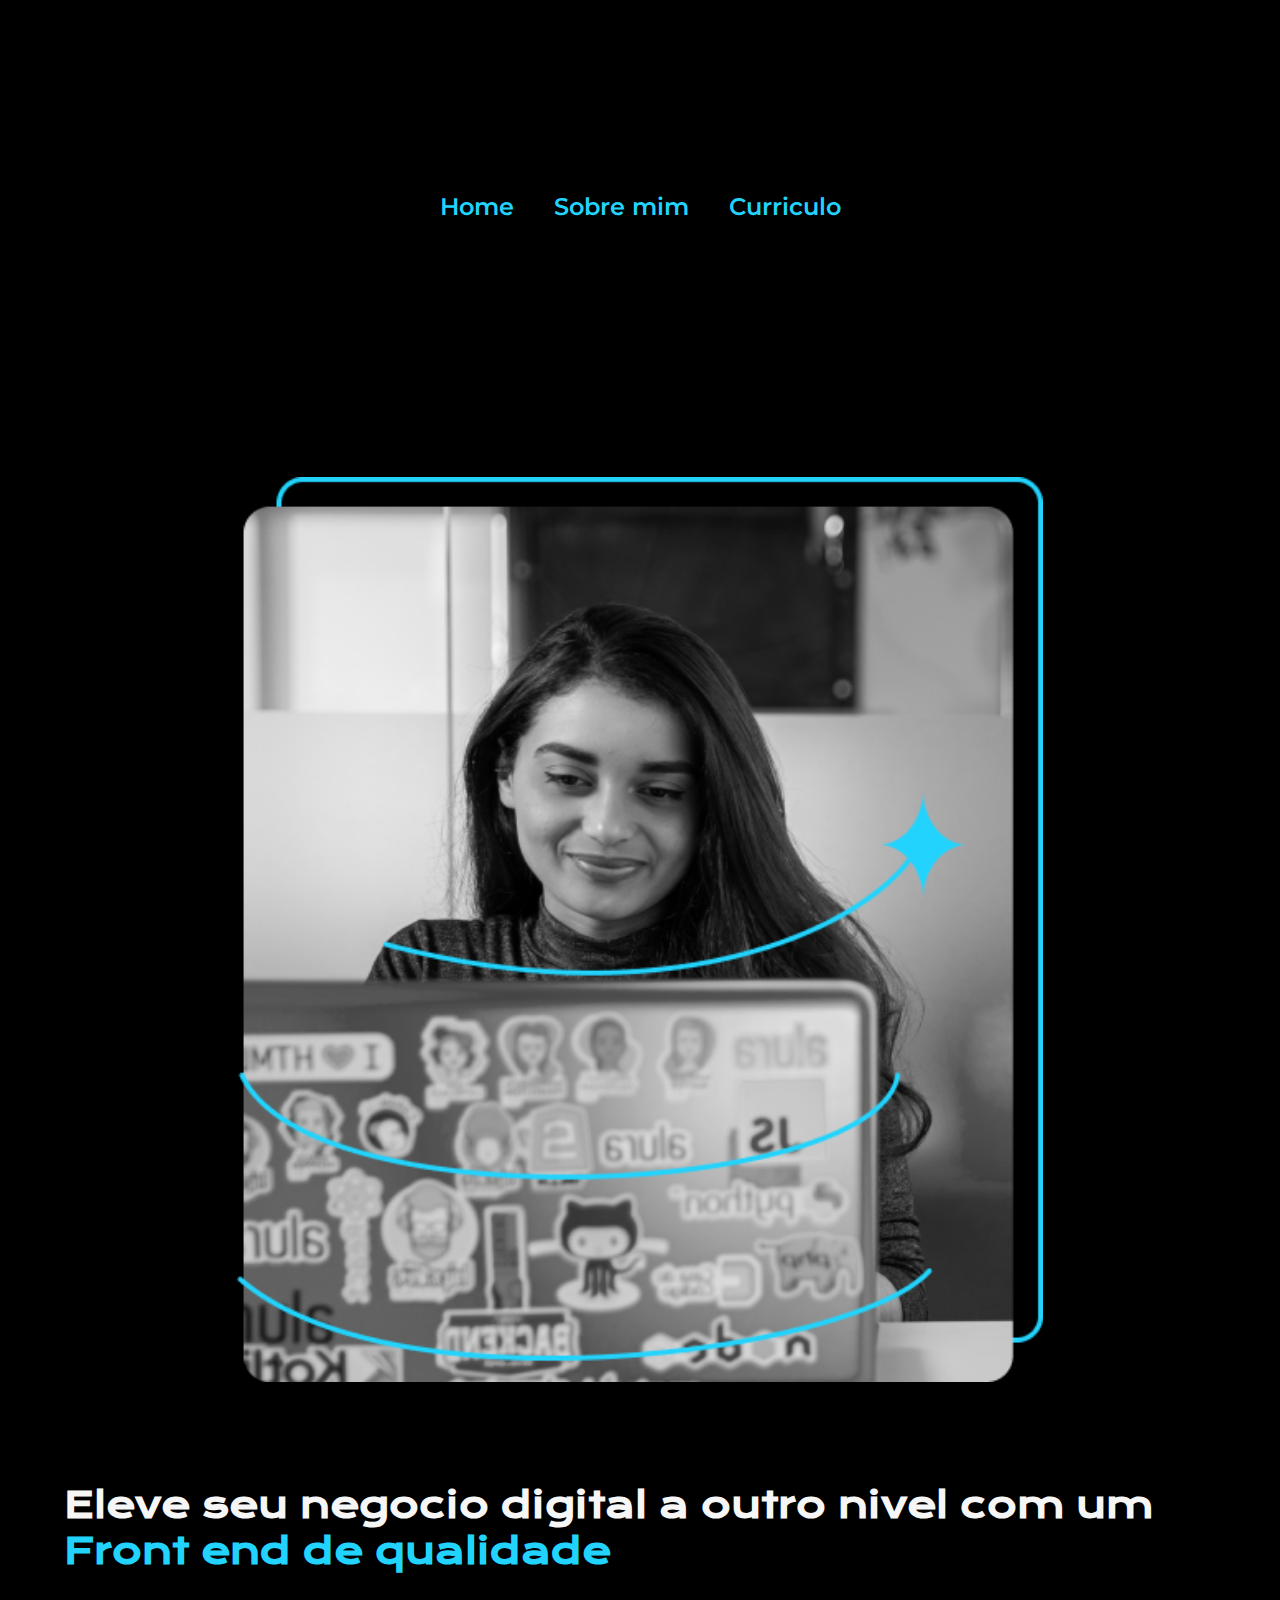
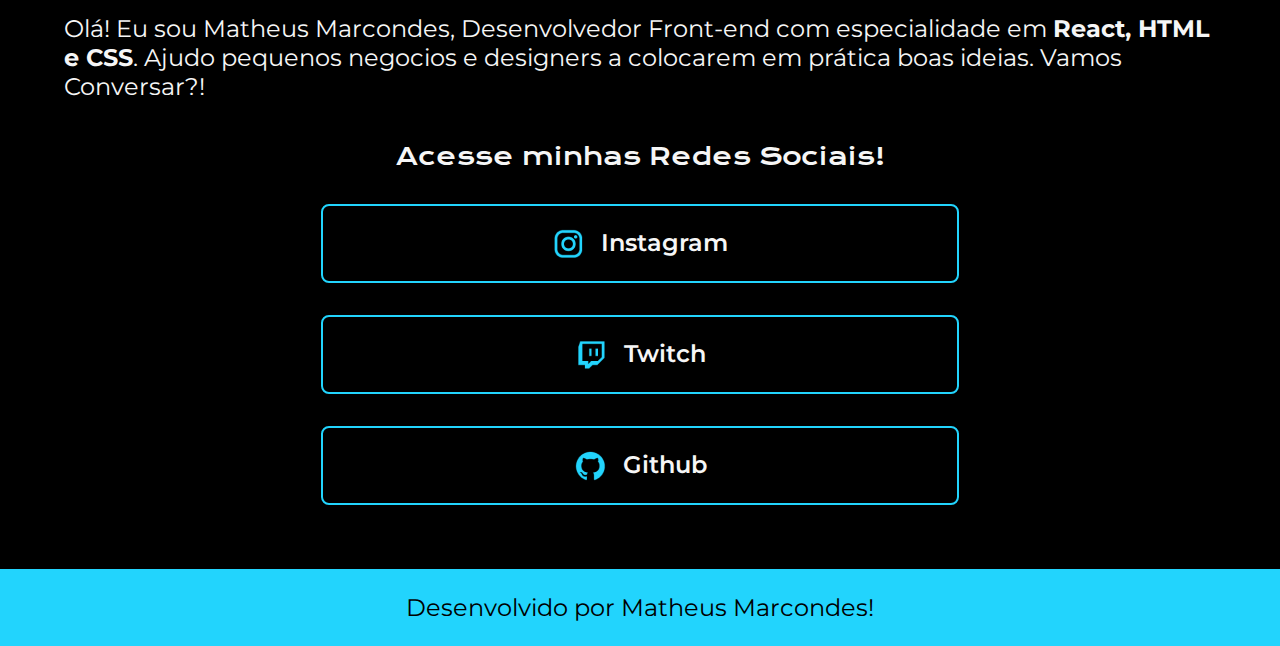
<file: index.html>
<!DOCTYPE html>
<html lang="en">
<head>
    <meta charset="UTF-8">
    <meta name="viewport" content="width=device-width, initial-scale=1.0">
    <title>Home</title>
    <link rel="stylesheet" href="./styles/style.css">
</head>
<body>
    <header class="cabecalho">
        <nav class="cabecalho__menu">
            <a class="cabecalho__menu__link" href="index.html">Home</a>
            <a class="cabecalho__menu__link" href="about.html">Sobre mim</a>
            <a class="cabecalho__menu__link" href="curriculo.html"> Curriculo</a>
        </nav>
    </header>
    <main class="apresentacao">
        <section class="apresentacao__conteudo">
            <h1 class="apresentacao__conteudo__titulo">Eleve seu negocio digital a outro nivel com um <strong class="destaque__titulo">Front end de qualidade</strong></h1>
            <p class="apresentacao__conteudo__texto">Olá! Eu sou Matheus Marcondes, Desenvolvedor Front-end com especialidade em <strong>React, HTML e CSS</strong>. Ajudo pequenos negocios e designers a colocarem em prática boas ideias. Vamos Conversar?!</p>
            <div class="apresentacao__links">
                <h2 class="apresentacao__links__subtitulo"> Acesse minhas Redes Sociais!</h2>
                <a class="apresentacao__links__navegacao" href="https://www.instagram.com/math_cnds/"> <img src="./assets/instagram.png"> Instagram </a>
                <a class="apresentacao__links__navegacao" href="https://www.twitch.com/math_cnds/"> <img src="./assets/twitch.png"> Twitch </a>
                <a class="apresentacao__links__navegacao" href="https://www.github.com/condss/"> <img src="./assets/github.png"> Github </a>
            </div>    
        </section>
    <img class="apresentacao__imagem" src="/assets/Imagem.png" alt="Imagem da Joana">
    </main>
    <footer class="rodape">
        <p>Desenvolvido por Matheus Marcondes!</p>
    </footer>
</body>
</html>
</file>
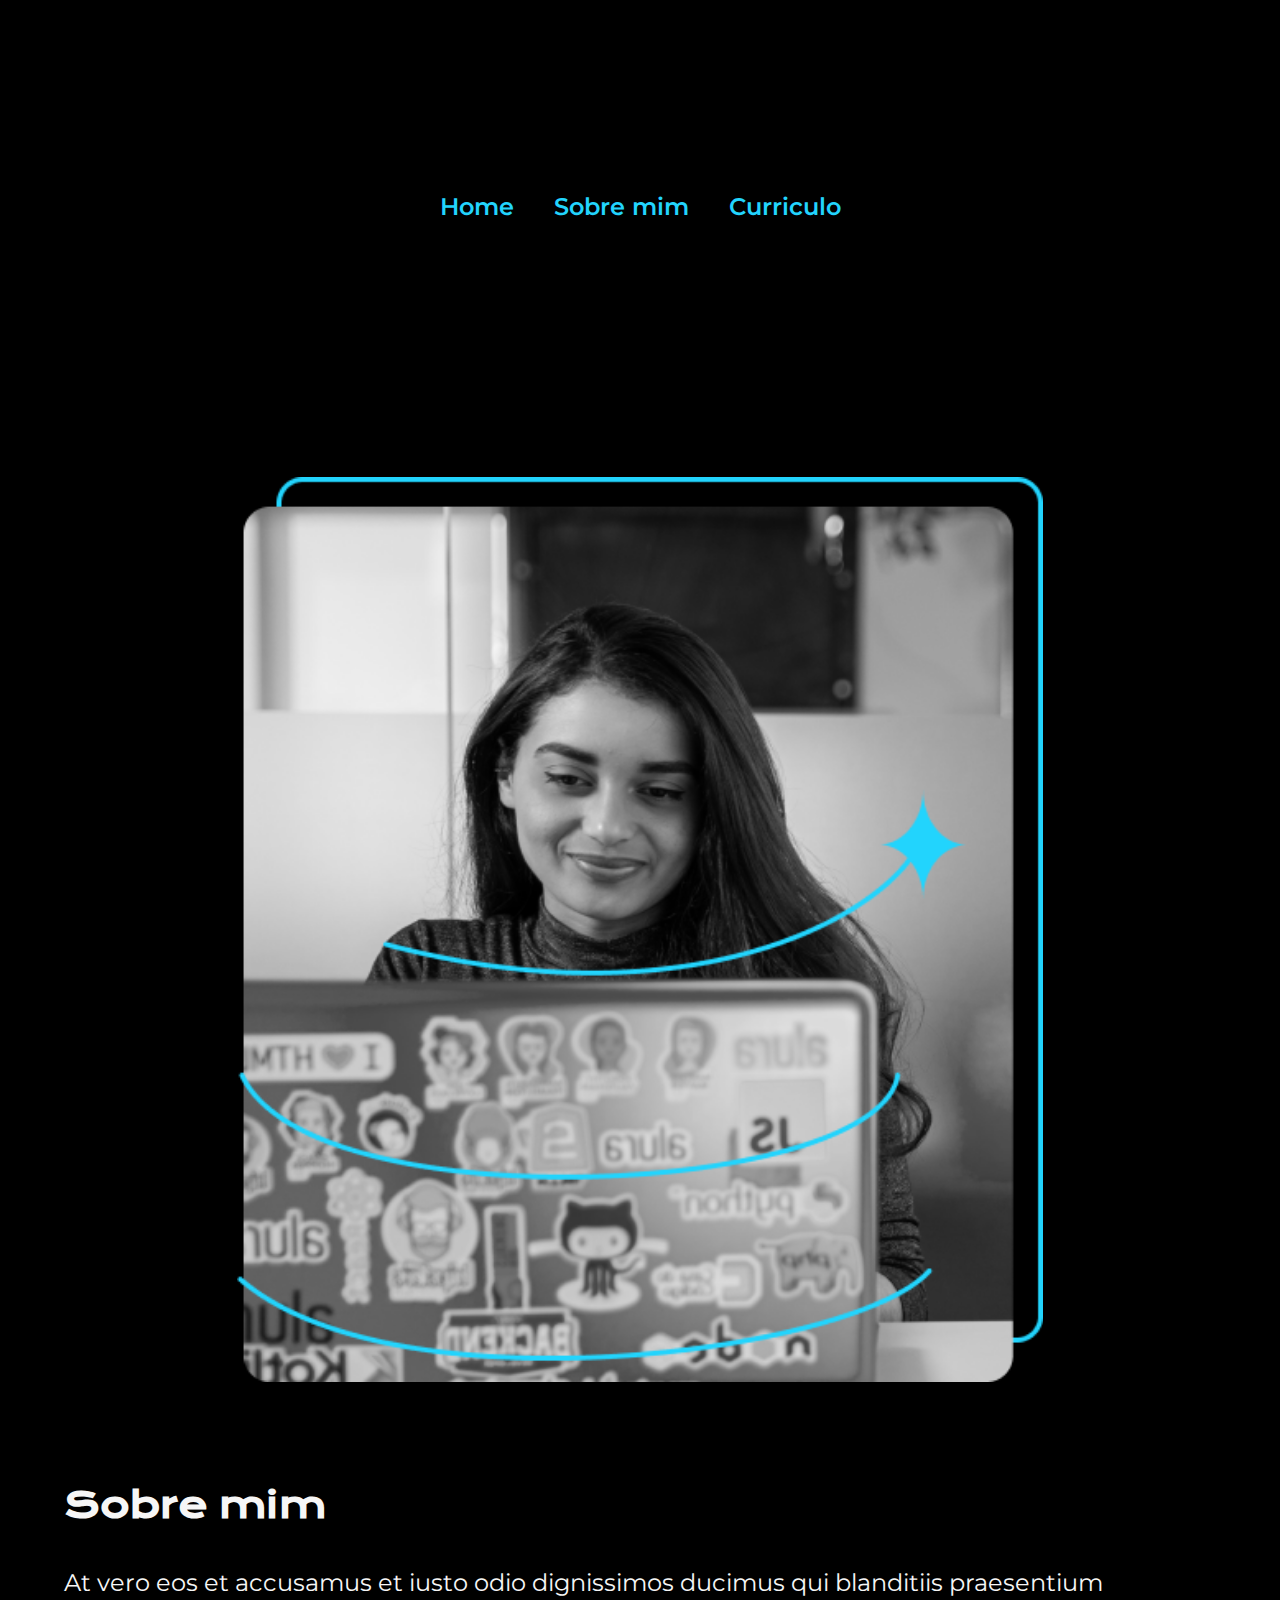
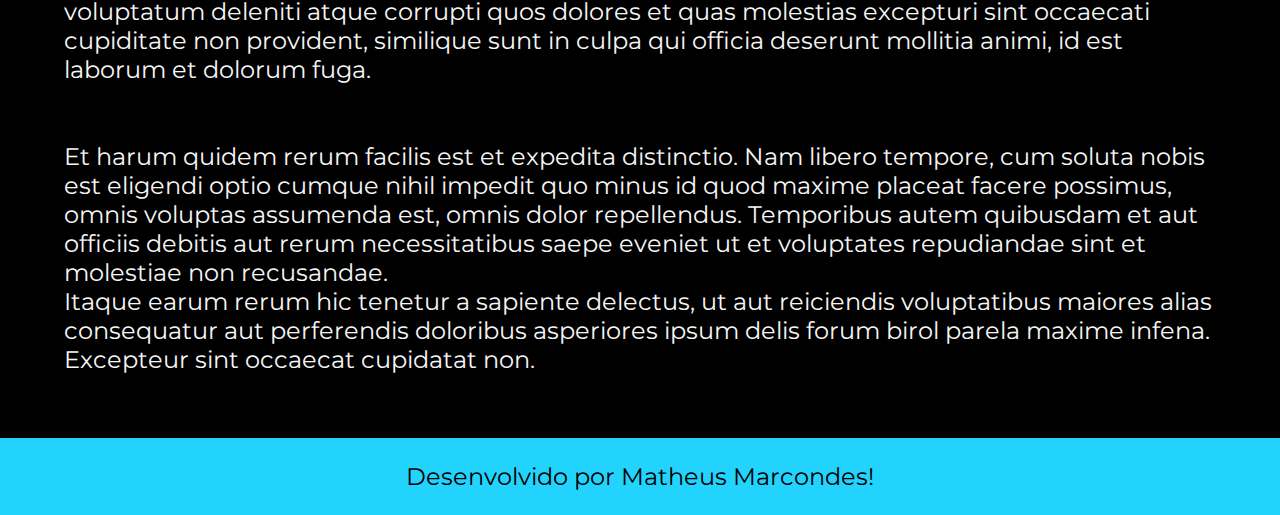
<file: about.html>
<!DOCTYPE html>
<html lang="pt-br">
<head>
    <meta charset="UTF-8">
    <meta name="viewport" content="width=device-width, initial-scale=1.0">
    <title> Sobre mim</title>
    <link rel="stylesheet" href="styles/style.css">
</head>
<body>
    <header class="cabecalho">
        <nav class="cabecalho__menu">
            <a class="cabecalho__menu__link" href="index.html">Home</a>
            <a class="cabecalho__menu__link" href="about.html">Sobre mim</a>
            <a class="cabecalho__menu__link" href="curriculo.html"> Curriculo</a>
        </nav>
    </header>
    <main class="apresentacao"> 
        <section class="apresentacao__conteudo">
            <h1 class="apresentacao__conteudo__titulo"> Sobre mim</h1>
            <p class="apresentacao__conteudo__texto">At vero eos et accusamus et iusto odio dignissimos ducimus qui blanditiis praesentium voluptatum deleniti atque corrupti quos dolores et quas molestias excepturi sint occaecati cupiditate non provident, similique sunt in culpa qui officia deserunt mollitia animi, id est laborum et dolorum fuga.<br>
            <br> <br>Et harum quidem rerum facilis est et expedita distinctio. Nam libero tempore, cum soluta nobis est eligendi optio cumque nihil impedit quo minus id quod maxime placeat facere possimus, omnis voluptas assumenda est, omnis dolor repellendus.
            Temporibus autem quibusdam et aut officiis debitis aut rerum necessitatibus saepe eveniet ut et voluptates repudiandae sint et molestiae non recusandae.<br> Itaque earum rerum hic tenetur a sapiente delectus, ut aut reiciendis voluptatibus maiores alias consequatur aut perferendis doloribus asperiores ipsum delis forum birol parela maxime infena. Excepteur sint occaecat cupidatat non.
                
            </p> 
         </section>
         <img class="apresentacao__imagem" src="./assets/Imagem.png" alt="Foto Joana">
    </main>
    <footer class="rodape">
        <p>Desenvolvido por Matheus Marcondes!</p>
    </footer>
</body>
</html>
</file>
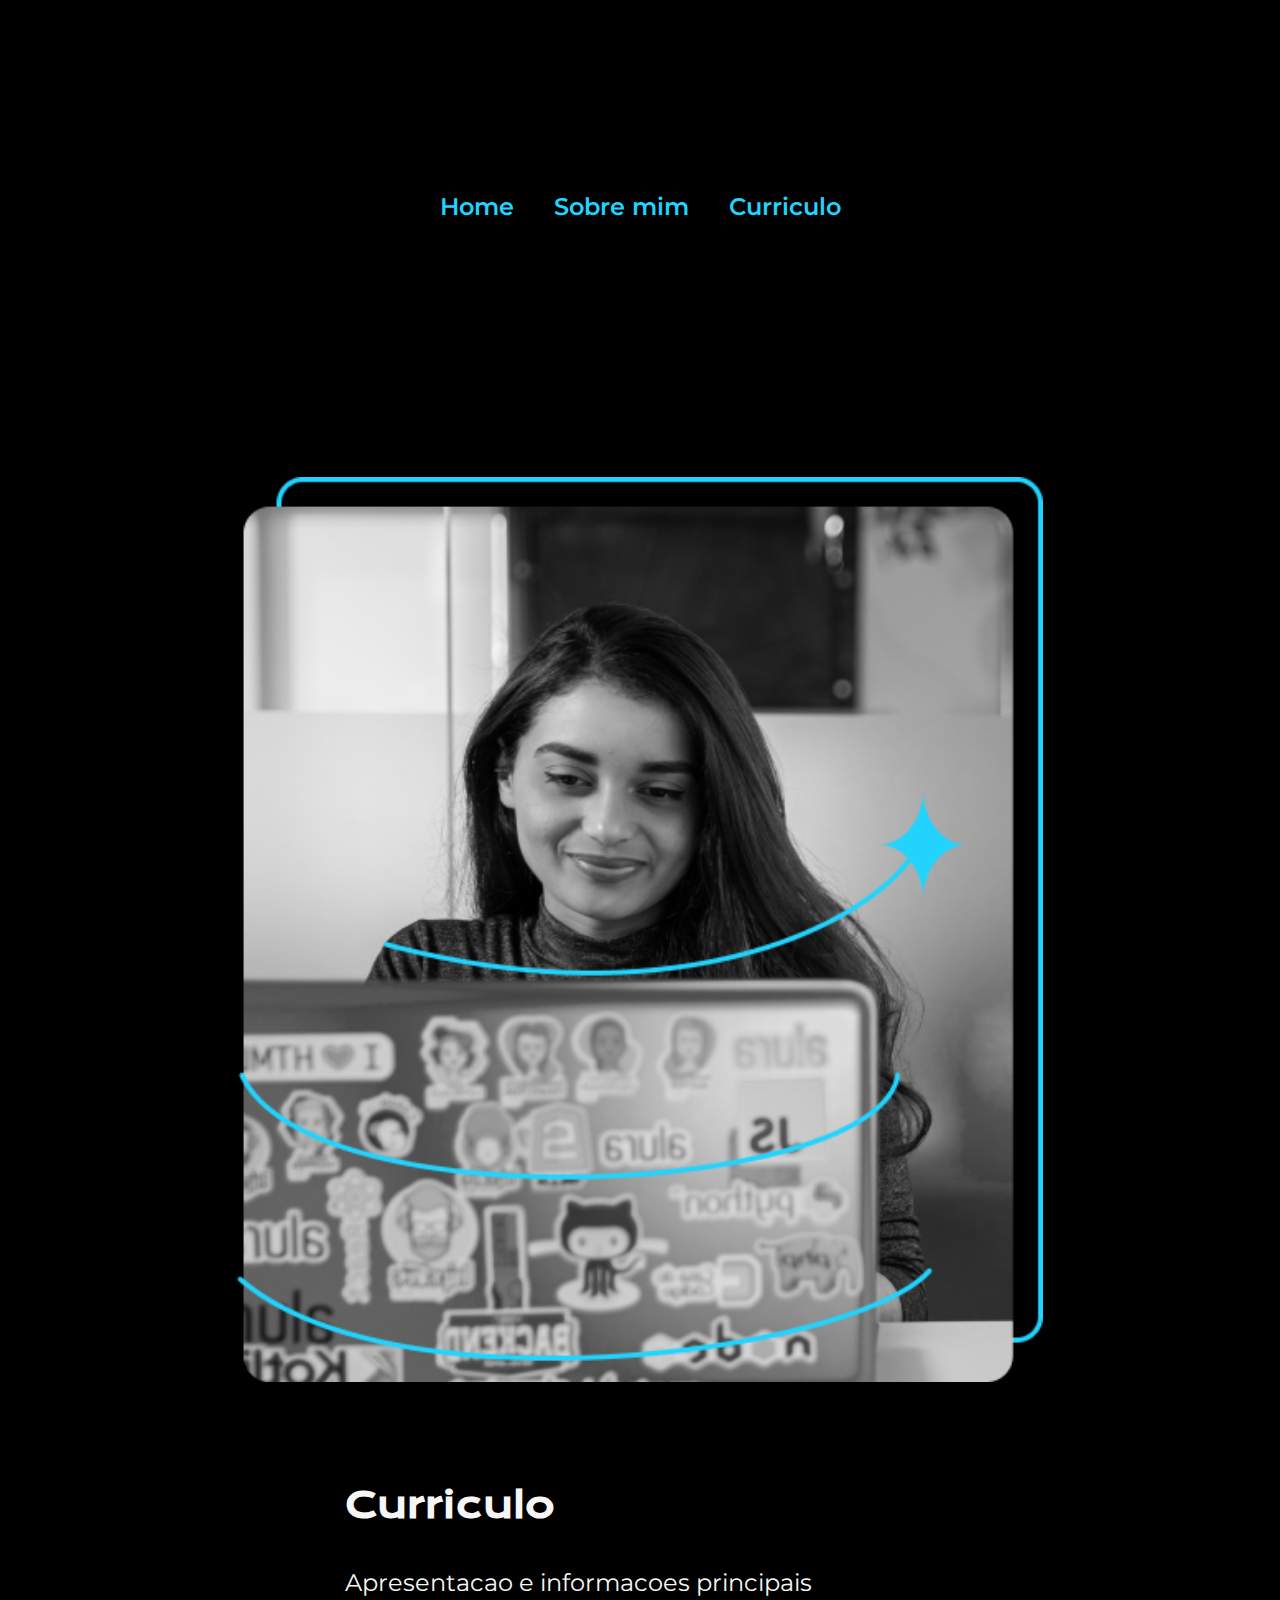
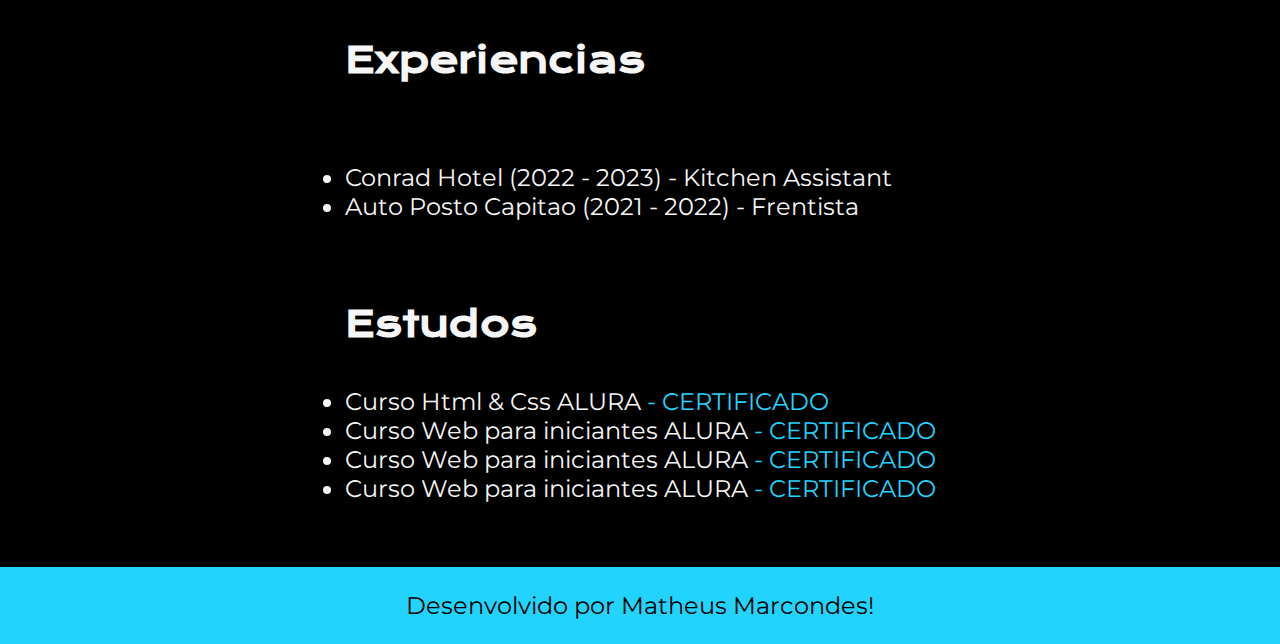
<file: Curriculo.html>
<!DOCTYPE html>
<html lang="en">
<head>
    <meta charset="UTF-8">
    <meta name="viewport" content="width=device-width, initial-scale=1.0">
    <title>Curriculo</title>
    <link rel="stylesheet" href="./styles/style.css">
</head>
<body>
    <header class="cabecalho">
        <nav class="cabecalho__menu">
            <a class="cabecalho__menu__link" href="index.html">Home</a>
            <a class="cabecalho__menu__link" href="about.html">Sobre mim</a>
            <a class="cabecalho__menu__link" href="Curriculo.html"> Curriculo</a>
        </nav>
    </header>
    <main class="apresentacao">
        <section class="apresentacao__conteudo">
            <h1 class="apresentacao__conteudo__titulo">Curriculo</h1>
            <p class="apresentacao__conteudo__texto"> Apresentacao e informacoes principais</p>
            <h2 class="apresentacao__conteudo__titulo"> Experiencias</h2>
            <p class="apresentacao__conteudo__texto">
            <ul class="apresentacao__conteudo__texto">
                <li> Conrad Hotel (2022 - 2023) - Kitchen Assistant</li>
                <li> Auto Posto Capitao (2021 - 2022) - Frentista</li>
            </ul>
            </p>
            <h2 class="apresentacao__conteudo__titulo">Estudos</h2>
            <div class=" apresentacao__conteudo__texto">
            <ul class="apresentacao__conteudo__texto">
                <li> Curso Html & Css ALURA <a href="linkdocertificado"> - CERTIFICADO </a></li>
                <li> Curso Web para iniciantes ALURA <a href="linkdocertificado"> - CERTIFICADO</a></li>
                <li> Curso Web para iniciantes ALURA <a href="linkdocertificado"> - CERTIFICADO</a></li>
                <li> Curso Web para iniciantes ALURA <a href="linkdocertificado"> - CERTIFICADO</a></li>
            </ul>
            </div>
        </section>
        <img class="apresentacao__imagem" src="./assets/Imagem.png" alt="imagem da joana">
    </main>
    <footer class="rodape">
        <p>Desenvolvido por Matheus Marcondes!</p>
    </footer>
</body>
</html>
</file>
<file: styles/style.css>
@import url('https://fonts.googleapis.com/css2?family=Krona+One&family=Montserrat:wght@400;600&display=swap');

:root {
    --cor-primaria: #000;
    --cor-secundaria: #f6f6f6;
    --cor-terciaria: #22d4fd;
    --cor-hover-primaria: #22d5fdb6;
    --cor-hover-secundaria: #272727;

    --fonte-primaria: 'krona one', sans-serif;
    --fonte-secundaria: 'montserrat', sans-serif;
}

* {
    margin: 0;
    padding: 0;
}

body { 
    /* height: 100vh; */
    box-sizing: border-box;
    background-color: var(--cor-primaria);
    color: var(--cor-secundaria);
}


.cabecalho{
    padding: 2% 0% 0% 16%;

}

.cabecalho__menu{
    display: flex;
    gap: 80px;

}

.cabecalho__menu__link{
    font-family: 'Montserrat', sans-serif;
    font-size: 1.5rem;
    font-weight: 600;
    color:var(--cor-terciaria);
    text-decoration: none;
}

.cabecalho__menu__link:hover{
    color: #22d5fdb6;
}

.apresentacao {
    padding: 5% 15%;
    display: flex;
    align-items: center;
    justify-content: space-between;
    gap: 100px;
}

.apresentacao__conteudo {
    width: 50%;
    display: flex;
    flex-direction: column;
    gap: 40px;
}

.apresentacao__conteudo__titulo {
    font-size: 2.25rem;
    font-family: var(--fonte-primaria);
}

.destaque__titulo {
    color: var(--cor-terciaria);
}

.apresentacao__conteudo__texto{
    font-size: 1.5rem ;
    font-family: var(--fonte-secundaria);
    text-decoration: none;
}

.apresentacao__conteudo__texto a{
    text-decoration: none;
    color: var(--cor-terciaria);
}

.apresentacao__conteudo__texto a:hover{
    text-decoration: none;
    color: var(--cor-hover-primaria);
}
.apresentacao__links {
    display: flex;
    flex-direction: column;
    justify-content: space-between;
    align-items: center;
    gap: 32px;
}

.apresentacao__links__subtitulo {
    font-family: var(--fonte-primaria);
    font-weight: 400;
    font-size: 1.5rem;
}

.apresentacao__links__navegacao{
    display: flex;
    justify-content: center;
    gap: 16px;
    width: 50%;
    text-align: center;
    border: 2px solid var(--cor-terciaria);
    border-radius: 8px;
    font-size: 1.5rem;
    font-weight: 600;
    padding: 21.5px 0;
    text-decoration: none; 
    color: #f6f6f6;
    font-family:var(--fonte-secundaria)
}

.apresentacao__links__link:hover{
    background-color: var(--cor-hover);

}


.apresentacao__imagem{
    width: 50%;

}


.rodape {
    text-align: center;
    padding: 24px;
    background-color:var(--cor-terciaria);
    color: var(--cor-primaria);
    font-family: var(--fonte-secundaria);
    font-size: 1.5rem;
    font-weight: 400;

}

@media (max-width: 1280px ) {
    .cabecalho{
        padding: 15%;

    }

    .cabecalho__menu{
        justify-content: center;
        gap: 40px;

    }

    .apresentacao{
        flex-direction: column-reverse;
        padding: 5%;
    }

    .apresentacao__conteudo{
        width: auto;
    }

    .apresentacao__links__navegacao{
        width: 55%;

    }

    .apresentacao__imagem{
        width: 70%;
    }
}
</file>
